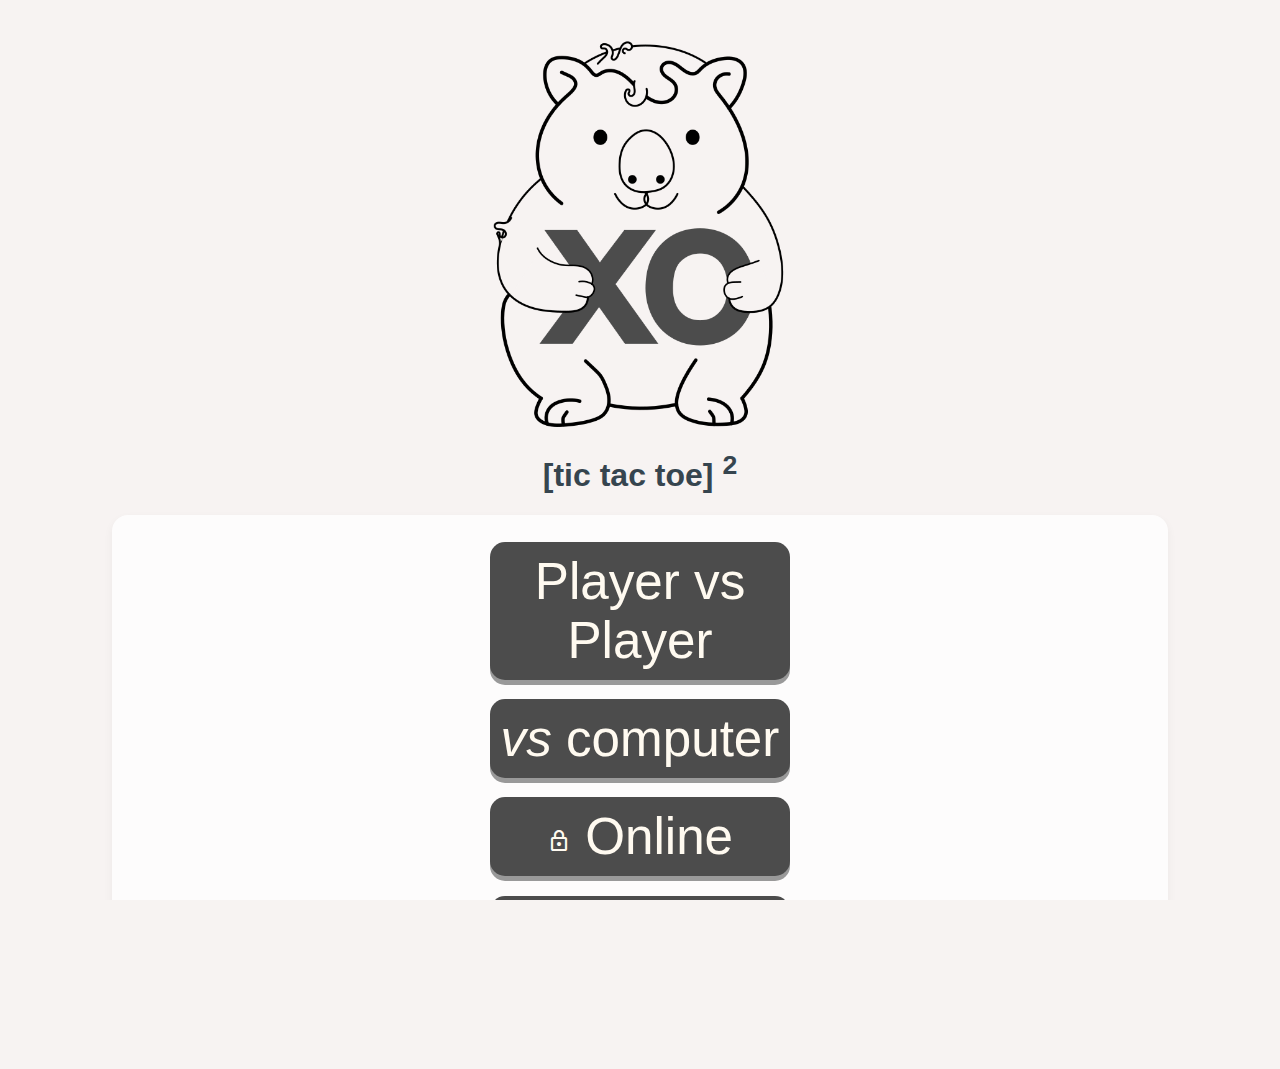
<file: index.html>
﻿<!DOCTYPE html>

<html lang="en">

<head>

    <link href="https://fonts.googleapis.com/css2?family=Anton&display=swap" rel="stylesheet">

    <link href="https://fonts.googleapis.com/css2?family=Material+Symbols+Outlined&text=helpundoarrow_backrefreshlock" rel="stylesheet">

    <link rel="manifest" href="manifest.json">

    <meta name="viewport" content="width=device-width, initial-scale=1, viewport-fit=cover">

    <meta name="theme-color" content="#000000">
    <meta charset="UTF-8">
    <meta name="viewport" content="width=device-width, initial-scale=1.0">
    <title> [tic tac toe]2 </title>
    <style>

        html, body {
            width: 100vw;
            height: 100vh;
            margin: 0;
            padding: 0;
            overflow: auto;
            background-color: #f7f3f2ff;
        }



        .container {
            background-color: #fdfcfcff;
            padding: 1rem;
            border-radius: 1rem;
            box-shadow: 0 4px 10px rgba(0, 0, 0, 0.05); /* Added subtle shadow */
            text-align: center;
            max-width: 95%;
            width: 400px;
            margin-bottom: 2%;
        }



        body {
            font-family: sans-serif;
            text-align: center;
        }

        .hidden {
            display: none;
        }

        .players {
            display: flex;
            justify-content: center;
            align-items: center;
            margin: 1em;
            position: relative;
            background: transparent;
            color: inherit;
        }

            .players span::selection {
                background: transparent;
                color: inherit;
            }


        #darkModeToggle {
            position: absolute;
            right: 0;
            top: 50%;
            transform: translateY(-50%);
        }


        .highlight {
            color: #9bbd9b;
            font-weight: bold;
        }

        body.dark-mode .highlight {
            color: #eee;
        }


        .board {
            display: grid;
            grid-template-columns: repeat(3, 1fr);
            gap: 5px;
            width: 90vmin;
            margin: auto;
        }

        .cell {
            position: relative;
            background: #eee;
            border: 2px solid #000;
            display: grid;
            grid-template-columns: repeat(3, 1fr);
            grid-template-rows: repeat(3, 1fr);
            aspect-ratio: 1;
        }

            .cell .winner-mark {
                position: absolute;
                top: 0;
                left: 0;
                width: 100%;
                height: 100%;
                display: flex;
                align-items: center;
                justify-content: center;
                font-size: 10vmin;
                color: rgba(0,0,0,0.2);
                pointer-events: none;
                font-size: 30vmin;
            }


        .subcell {
            border: 1px solid #999;
            display: flex;
            align-items: center;
            justify-content: center;
            cursor: pointer;
            font-size: 4vmin;
            width: 100%;
            height: 100%;
        }

        .active-subgrid {
            background: #cfc;
        }

        body.dark-mode .active-subgrid {
            box-shadow: 0 0 10px #999 inset;
        }



        .won {
            background: #ccc;
            pointer-events: none;
        }

        body.dark-mode {
            background-color: #111;
            color: #999;
        }

            body.dark-mode .cell {
                background-color: #222;
                border-color: #666;
            }

            body.dark-mode .subcell {
                border-color: #444;
            }

            body.dark-mode .highlight {
                color: #eee;
            }

            body.dark-mode .winner-mark {
                color: rgba(255, 255, 255, 0.2);
            }



        .switch {
            position: relative;
            display: inline-block;
            width: 50px;
            height: 24px;
            float: right;
        }


            .switch input {
                opacity: 0;
                width: 0;
                height: 0;
            }

        /* The slider */
        .slider {
            position: absolute;
            cursor: pointer;
            top: 0;
            left: 0;
            right: 0;
            bottom: 0;
            background-color: #ccc;
            transition: 0.4s;
        }

            /* Rounded slider */
            .slider.round {
                border-radius: 34px;
            }

                .slider.round:before {
                    position: absolute;
                    content: "☀";
                    height: 18px;
                    width: 18px;
                    left: 3px;
                    bottom: 3px;
                    background-color: white;
                    transition: 0.4s;
                    border-radius: 50%;
                    text-align: center;
                    line-height: 18px;
                    font-size: 12px;
                    color: black;
                }

        input:checked + .slider:before {
            transform: translateX(26px);
            content: "☾";
            color: black;
        }



        /* Checked state */
        input:checked + .slider {
            background-color: #2196F3;
        }

            input:checked + .slider:before {
                transform: translateX(26px);
            }

        #darkModeSwitch {
            position: absolute;
            top: 0.5rem; /* adjust as needed */
            right: 1rem;
            z-index: 10;
        }

        #setup > * {
            margin-bottom: 10px;
        }


        #menu_main {
            margin-bottom: 10%;
            margin-top: 10%;
            width: 80vw; /* 70% of the viewport width */

            display: block;
            max-width: 100%; /* don’t exceed the screen */
            margin: auto auto; /* center horizontally */
            align-items: center;
            align-content: center;
        }

            #menu_main > div {
                margin-bottom: 1.2rem; /* spacing between children */
                margin-top: 0.7rem; /* spacing between children */
                font-size: 100%;
            }

        .button {
            background-color: #4c4c4cff;
            color: floralwhite;
            border: none;
            width: 80%;
            max-width: 300px;
            font-size: 4vw;
            padding: 10px;
            text-align: center;
            border-radius: 7%;
            display: inline-block;
            outline: none;
            border: none;
            border-radius: 15px;
            box-shadow: 0 5px #999;
        }

            .button:active {
                background-color: #262626;
                box-shadow: 0 5px #666;
                transform: translateY(4px);
            }

            .button:hover {
                background-color: #262626
            }


        .button_unactive {
            background-color: #3b3b3b;
            color: white;
            width: 20%;
            max-width: 300px;
            font-size: 2vw;
            padding: 10px;
            text-align: center;
            border-radius: 5%;
            display: inline-block;
            outline: none;
            border: none;
            border-radius: 15px;
            box-shadow: 0 5px #999;
        }

            .button_unactive:active {
                background-color: #262626;
                box-shadow: 0 5px #666;
                transform: translateY(4px);
            }


        .material-symbols-outlined {
            text-align: center;
            vertical-align: middle;
            font-variation-settings: 'FILL' 0, 'wght' 400, 'GRAD' 0, 'opsz' 24
        }

        .instructions h1 {
            font-size: 2rem; /* or 32px */
        }

        .instructions h2 {
            font-size: 0.5rem; /* or 24px */
        }

        .winOverlay {
            display: none;
            position: absolute;
            top: 0;
            left: 0;
            width: 100%;
            height: 100%;
            pointer-events: none;
            z-index: 1000;
        }

        .centered-title {
            display: flex;
            align-items: center;
            justify-content: center;
            position: relative;
            font-size: 2rem; /* example size */
        }

        .arrow-icon {
            position: absolute;
            left: 5%;
            font-size: 2rem; /* same as h1 or adjust */
        }

        ,
        .title h1 {
            color: #36454F;
        }

        .title {
            /* This is the container for your title */


            align-items: center; /* This centers the items vertically */
            justify-content: center;
            margin-top: 1px;
            display: flex;
            /* Change the direction of the flex container to vertical */
            flex-direction: column;
        }

        .header-image {
            /* This is the class for your image */
            width: 25%; /* The image will take up 100% of its parent's width */
            margin-bottom: 1px;
        }
    </style>

    <script async src="https://pagead2.googlesyndication.com/pagead/js/adsbygoogle.js?client=ca-pub-6942325118241611"
            crossorigin="anonymous"></script>

</head>
<body>

    <div class="title">
        <img id="logoImage" class="header-image" src="images/logo.png" alt="wombatLogoXO">
        <h1 style="color: #36454F; "> [tic tac toe] <sup>2</sup> </h1>
        
    </div>

 

    

    <div id="menu_main" class="container">


        <div><button id="playLocalButton" class="button">Player vs Player </button></div>
        <div><button onclick="window.location.href='vs_computer.html';" id="playComputerButton" class="button"> <i>vs</i> computer </button></div>
        <div>
            <button onclick="window.location.href='vs_online_v00p02.html';" id="playOnlineButton" class="button">
                <span class="material-symbols-outlined">lock</span> Online
            </button>
        </div>
        <div>


            <button id="howToPlayButton" class="button"> <span class="material-symbols-outlined"> help </span> How to play</button>
        </div>

    </div>

    <div id="setup" class="hidden">
        <span onclick="window.location.href='index.html';" id="instruction_back" class="material-symbols-outlined arrow-icon">arrow_back</span>
        <h2>Player Names:</h2>
        <div><input type="text" id="player1" placeholder="Player 1 (X)"></div>
        <div><input type="text" id="player2" placeholder="Player 2 (O)"></div>
        <div><button id="playBtn" class="button">Play</button></div>
    </div>

    <div id="instructions" style="display:none">


        <h1 class="centered-title">
            <span id="instruction_back" class="material-symbols-outlined arrow-icon">arrow_back</span>
            How to play
        </h1>


        <img src="instructions/instructions1.png" alt="rules of placing an x or o">

        <h2 stle="font-size: 2rem;"> Where you play in the small square decides where your opponent has to play next. </h2>

        <img src="instructions/instructions2.png" alt="rules of placing an x or o">

        <h2> If you send your opponent to a square that is already won, they can play anywhere. </h2>

        <img src="instructions/instructions3.png" alt="rules of placing an x or o">

        <h2> Like traditional tic tac toe, get 3 symbols in a row of the outer squares to win!  </h2>


    </div>


    <div id="game" class="hidden">



        <div class="players">
            <span id="name1"></span> &nbsp;  (X)  &nbsp; &nbsp;  <i>vs</i> &nbsp;  &nbsp;  <span id="name2"></span>  &nbsp; (O)



        </div>
        <label class="switch" id="darkModeSwitch">
            <input type="checkbox" id="darkModeToggle">
            <span class="slider round"></span>
        </label>

        <div class="board" id="bigBoard"></div>

        <div id="winOverlay">
        </div>

        <div id="winMessage" style="display:none;">

            <h1 id="winMessageh1"> </h1>

            <button id="resetBtn" class="button">
                <span class="material-symbols-outlined">refresh</span> Rematch
            </button>

        </div>





    </div>

    <script>


        const height = window.innerHeight;
        document.documentElement.style.setProperty('--vh', `${height * 0.01}px`);

        const setupDiv = document.getElementById('setup');
        const gameDiv = document.getElementById('game');
        const playBtn = document.getElementById('playBtn');
        const name1Span = document.getElementById('name1');
        const name2Span = document.getElementById('name2');
        const bigBoardDiv = document.getElementById('bigBoard');
        const menu_mainDiv = document.getElementById('menu_main');
        const playLocalButton = document.getElementById('playLocalButton');
        const howToPlayButton = document.getElementById('howToPlayButton');
        const instructionsDiv = document.getElementById('instructions')
        const winmessage = document.getElementById('winMessageh1');
        const winmessageDIV = document.getElementById('winMessage');
        const instructionBack = document.getElementById('instruction_back');

        const imageElement = document.getElementById('logoImage');



        let players = [];
        let currentPlayer = 0; // 0 or 1
        let nextSubgrid = null; // [row, col] or null if any
        let bigBoardState = Array(3).fill(0).map(() => Array(3).fill(null)); // null / 'X' / 'O'
        let subBoardStates = Array(3).fill(0).map(() => Array(3).fill(0).map(() =>
            Array(3).fill(0).map(() => Array(3).fill(null))
        ));

        instructionBack.addEventListener('click', () => {

            

            imageElement.src = 'images/logo.png';
            imageElement.style.width = "25%";

            instructionsDiv.style.display = "none";
            menu_mainDiv.classList.remove('hidden');


        });

        howToPlayButton.addEventListener('click', () => {

            instructionsDiv.style.display = "block";

            // menu_mainDiv.classList.add('hidden');
            menu_mainDiv.style.display = "none";


        });

        playLocalButton.addEventListener('click', () => {


            imageElement.src = 'images/logo_vs.png';
            menu_mainDiv.classList.add('hidden');
            menu_mainDiv.style.display = "none";
            setupDiv.classList.remove('hidden');
            
            imageElement.style.width = "55%";

        });

        playBtn.addEventListener('click', () => {
            const p1 = document.getElementById('player1').value || "Player 1";
            const p2 = document.getElementById('player2').value || "Player 2";
            players = [p1, p2];
            currentPlayer = Math.floor(Math.random() * 2);

            setupDiv.classList.add('hidden');
            gameDiv.classList.remove('hidden');
            renderNames();
            createBoard();
            highlightNextSubgrid();
        });

        document.getElementById('resetBtn').addEventListener('click', () => {


            // Reset game state
            bigBoardState = Array(3).fill(0).map(() => Array(3).fill(null));
            subBoardStates = Array(3).fill(0).map(() => Array(3).fill(0).map(() =>
                Array(3).fill(0).map(() => Array(3).fill(null))
            ));
            nextSubgrid = null;
            currentPlayer = Math.floor(Math.random() * 2);

            // Reset UI
            bigBoardDiv.innerHTML = '';
            winmessage.innerHTML = '';
            document.getElementById('winOverlay').innerHTML = '';
            document.getElementById('winOverlay').style.display = 'none';

            winmessageDIV.style.display = 'none';

            // Re-render board and names
            renderNames();
            createBoard();
            highlightNextSubgrid();

            // Enable board interactions
            gameDiv.querySelectorAll('.subcell').forEach(sc => sc.style.pointerEvents = '');

            
        });

        function showWinAnimation(winner) {
            const overlay = document.getElementById('winOverlay');
            overlay.style.display = 'block';
            overlay.innerHTML = ''; // clear previous

            const columns = Math.floor(window.innerWidth / 20);

            for (let i = 0; i < columns; i++) {
                const col = document.createElement('div');
                col.style.position = 'absolute';
                col.style.left = `${i * 20}px`;
                col.style.top = `-${Math.random() * 500}px`;
                col.style.fontFamily = 'monospace';
                col.style.color = 'black';
                col.style.fontSize = '2rem';
                col.textContent = Math.random() > 0.5 ? 'X' : 'O';
                overlay.appendChild(col);

                animateDrop(col);
            }

            setTimeout(() => {
                overlay.style.display = 'none';
            }, 5000); // hide after 5 seconds
        }

        function animateDrop(element) {
            let top = parseFloat(element.style.top);
            const interval = setInterval(() => {
                top += 5;
                if (top > window.innerHeight) {
                    top = -50; // reset to top
                    element.textContent = Math.random() > 0.5 ? 'X' : 'O';
                }
                element.style.top = `${top}px`;
            }, 30);
        }


        const darkModeToggle = document.getElementById('darkModeToggle');

        darkModeToggle.addEventListener('change', () => {
            if (darkModeToggle.checked) {
                document.body.classList.add('dark-mode');
            } else {
                document.body.classList.remove('dark-mode');
            }
        });


        function renderNames() {
            name1Span.textContent = players[0];
            name2Span.textContent = players[1];
            if (currentPlayer === 0) {
                name1Span.classList.add('highlight');
                name2Span.classList.remove('highlight');
            } else {
                name2Span.classList.add('highlight');
                name1Span.classList.remove('highlight');
            }
        }

        function createBoard() {
            bigBoardDiv.innerHTML = '';
            for (let r = 0; r < 3; r++) {
                for (let c = 0; c < 3; c++) {
                    const cell = document.createElement('div');
                    cell.classList.add('cell');
                    cell.dataset.row = r;
                    cell.dataset.col = c;
                    for (let sr = 0; sr < 3; sr++) {
                        for (let sc = 0; sc < 3; sc++) {
                            const subcell = document.createElement('div');
                            subcell.classList.add('subcell');
                            subcell.dataset.bigRow = r;
                            subcell.dataset.bigCol = c;
                            subcell.dataset.subRow = sr;
                            subcell.dataset.subCol = sc;
                            subcell.addEventListener('click', handleMove);
                            cell.appendChild(subcell);
                        }
                    }
                    bigBoardDiv.appendChild(cell);
                }
            }
        }



        function handleMove(e) {
            const el = e.currentTarget;
            const br = +el.dataset.bigRow, bc = +el.dataset.bigCol;
            const sr = +el.dataset.subRow, sc = +el.dataset.subCol;

            if (bigBoardState[br][bc]) return; // already won
            if (subBoardStates[br][bc][sr][sc]) return; // already filled
            if (nextSubgrid && (nextSubgrid[0] !== br || nextSubgrid[1] !== bc)) return; // wrong grid

            const mark = currentPlayer === 0 ? 'X' : 'O';
            subBoardStates[br][bc][sr][sc] = mark;
            el.textContent = mark;

            // Check if subgrid is won
            if (checkWin(subBoardStates[br][bc], mark)) {

                bigBoardState[br][bc] = mark;
                const cell = findCell(br, bc);
                cell.classList.add('won');
                const overlay = document.createElement('div');
                overlay.classList.add('winner-mark');
                overlay.textContent = mark;
                cell.appendChild(overlay);


            }
            else if (isFullSubgrid(subBoardStates[br][bc])) {
                // Mark subgrid as drawn - block moves here
                bigBoardState[br][bc] = 'draw';  // or any sentinel value
                const cell = findCell(br, bc);
                cell.classList.add('won');  // same style for inactive
                const overlay = document.createElement('div');
                overlay.classList.add('winner-mark');
                overlay.textContent = '—'; // or something to indicate a draw
                cell.appendChild(overlay);
            }


            // Check if big grid is won
            if (checkWin(bigBoardState, mark)) {

                winmessageDIV.style.display = 'block';

                // alert(`${players[currentPlayer]} wins the game!`);
                showWinAnimation(players[currentPlayer]);

                winmessage.innerHTML = `${players[currentPlayer]} won!`

                gameDiv.querySelectorAll('.subcell').forEach(sc => sc.style.pointerEvents = 'none');
                return;
            }

            // check if draw
            if (isBoardFull(bigBoardState)) {

                winmessageDIV.style.display = 'block';
                showWinAnimation('draw');
                winmessage.innerHTML = `A bore draw!`;
                gameDiv.querySelectorAll('.subcell').forEach(sc => sc.style.pointerEvents = 'none');

                return;
            }

        
            // Determine next subgrid
            if (!bigBoardState[sr][sc]) {
                nextSubgrid = [sr, sc];
            } else {
                nextSubgrid = null;
            }

            currentPlayer = 1 - currentPlayer;
            renderNames();
            highlightNextSubgrid();
        }

        function isBoardFull(board) {
            for (let r = 0; r < 3; r++) {
                for (let c = 0; c < 3; c++) {
                    // If any cell is null, it's not full. 'X', 'O', or 'draw' means it's occupied.
                    if (board[r][c] === null) {
                        return false;
                    }
                }
            }
            return true;
        }

        function findCell(r, c) {
            return [...bigBoardDiv.children].find(el => +el.dataset.row === r && +el.dataset.col === c);
        }

        function highlightNextSubgrid() {
            [...bigBoardDiv.children].forEach(cell => {
                const r = +cell.dataset.row, c = +cell.dataset.col;
                cell.classList.remove('active-subgrid');
                if (!bigBoardState[r][c] &&
                    (!nextSubgrid || (nextSubgrid[0] === r && nextSubgrid[1] === c))) {
                    cell.classList.add('active-subgrid');
                }
            });
        }

        function checkWin(board, mark) {
            for (let i = 0; i < 3; i++) {
                if (board[i][0] === mark && board[i][1] === mark && board[i][2] === mark) return true;
                if (board[0][i] === mark && board[1][i] === mark && board[2][i] === mark) return true;
            }
            if (board[0][0] === mark && board[1][1] === mark && board[2][2] === mark) return true;
            if (board[0][2] === mark && board[1][1] === mark && board[2][0] === mark) return true;
            return false;
        }

        function isFullSubgrid(subgrid) {
            return subgrid.every(row => row.every(cell => cell !== null));
        }


    </script>

</body>
</html>
</file>
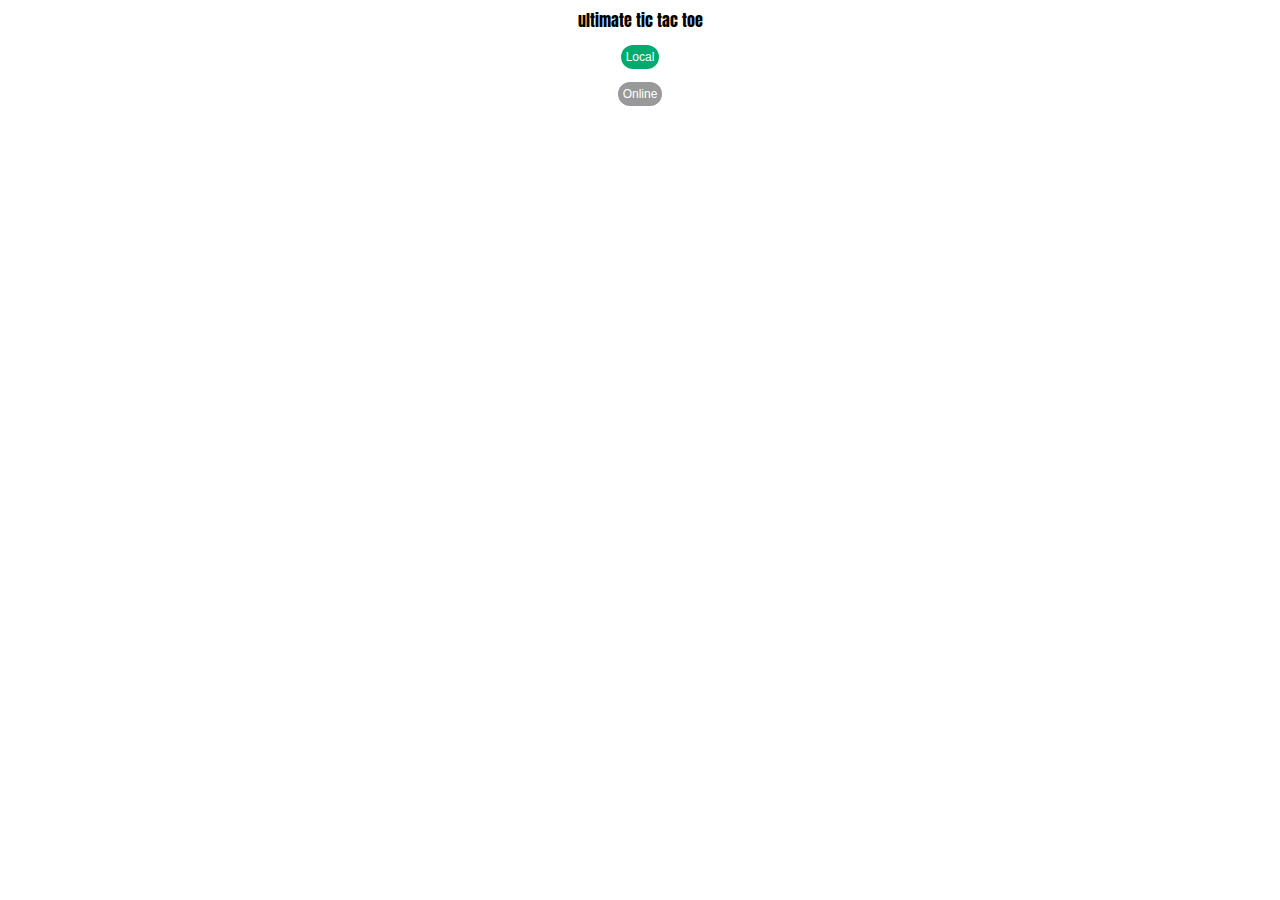
<file: main_local.html>
﻿<!DOCTYPE html>

<link href="https://fonts.googleapis.com/css2?family=Anton&display=swap" rel="stylesheet">
<link rel="manifest" href="/manifest.json">
<meta name="theme-color" content="#000000">

<html lang="en">

<head>
    <meta charset="UTF-8">
    <meta name="viewport" content="width=device-width, initial-scale=1.0">
    <title>Ultimate Tic Tac Toe</title>
    <style>
        body {
            font-family: sans-serif;
            text-align: center;
        }

        .hidden {
            display: none;
        }

        .players {
            display: flex;
            justify-content: center;
            align-items: center;
            margin: 1em;
            position: relative;
            background: transparent;
            color: inherit;
        }

            .players span::selection {
                background: transparent;
                color: inherit;
            }


        #darkModeToggle {
            position: absolute;
            right: 0;
            top: 50%;
            transform: translateY(-50%);
        }


        .highlight {
            color: #9bbd9b;
            font-weight: bold;
        }

        body.dark-mode .highlight {
            color: #eee;
        }


        .board {
            display: grid;
            grid-template-columns: repeat(3, 1fr);
            gap: 5px;
            width: 90vmin;
            margin: auto;
        }

        .cell {
            position: relative;
            background: #eee;
            border: 2px solid #000;
            display: grid;
            grid-template-columns: repeat(3, 1fr);
            grid-template-rows: repeat(3, 1fr);
            aspect-ratio: 1;
        }

            .cell .winner-mark {
                position: absolute;
                top: 0;
                left: 0;
                width: 100%;
                height: 100%;
                display: flex;
                align-items: center;
                justify-content: center;
                font-size: 10vmin;
                color: rgba(0,0,0,0.2);
                pointer-events: none;
                font-size: 30vmin;
            }


        .subcell {
            border: 1px solid #999;
            display: flex;
            align-items: center;
            justify-content: center;
            cursor: pointer;
            font-size: 4vmin;
            width: 100%;
            height: 100%;
        }

        .active-subgrid {
            background: #cfc;
        }

        body.dark-mode .active-subgrid {
            box-shadow: 0 0 10px #999 inset;
        }



        .won {
            background: #ccc;
            pointer-events: none;
        }

        body.dark-mode {
            background-color: #111;
            color: #999;
        }

            body.dark-mode .cell {
                background-color: #222;
                border-color: #666;
            }

            body.dark-mode .subcell {
                border-color: #444;
            }

            body.dark-mode .highlight {
                color: #eee;
            }

            body.dark-mode .winner-mark {
                color: rgba(255, 255, 255, 0.2);
            }

        .button {
            background-color: #04AA6D; /* Green */
            border: none;
            color: white;
            padding: 5px;
            text-align: center;
            font-size: 12px;
            border-radius: 12px;
        }

        .button_unactive {
            background-color: #999; /* Green */
            border: none;
            color: white;
            padding: 5px;
            text-align: center;
            font-size: 12px;
            border-radius: 12px;
        }

        .switch {
            position: relative;
            display: inline-block;
            width: 50px;
            height: 24px;
            float: right;
        }


            /* Hide default checkbox */
            .switch input {
                opacity: 0;
                width: 0;
                height: 0;
            }

        /* The slider */
        .slider {
            position: absolute;
            cursor: pointer;
            top: 0;
            left: 0;
            right: 0;
            bottom: 0;
            background-color: #ccc;
            transition: 0.4s;
        }

            /* Rounded slider */
            .slider.round {
                border-radius: 34px;
            }

                .slider.round:before {
                    position: absolute;
                    content: "☀";
                    height: 18px;
                    width: 18px;
                    left: 3px;
                    bottom: 3px;
                    background-color: white;
                    transition: 0.4s;
                    border-radius: 50%;
                    text-align: center;
                    line-height: 18px;
                    font-size: 12px;
                    color: black;
                }

        input:checked + .slider:before {
            transform: translateX(26px);
            content: "☾";
            color: black;
        }



        /* Checked state */
        input:checked + .slider {
            background-color: #2196F3;
        }

            input:checked + .slider:before {
                transform: translateX(26px);
            }

        #darkModeSwitch {
            position: absolute;
            top: 0.5rem; /* adjust as needed */
            right: 1rem;
            z-index: 10;
        }

        #setup > * {
            margin-bottom: 10px;
        }

        #menu_main > * {
            margin-bottom: 10px;
            font-family: 'Anton', sans-serif;
        }
    </style>
</head>
<body>

    <div id="menu_main">

        <div> ultimate tic tac toe </div>

        <div><button id="playLocalButton" class="button">Local</button></div>

        <div><button id="playOnlineButton" class="button_unactive">Online</button></div>

    </div>

    <div id="setup" class="hidden">
        <h2>Enter Player Names</h2>
        <div><input type="text" id="player1" placeholder="Player 1 (X)"></div>
        <div><input type="text" id="player2" placeholder="Player 2 (O)"></div>
        <div><button id="playBtn" class="button">Play</button></div>
    </div>


    <div id="game" class="hidden">
        <div class="players">
            <span id="name1"></span> &nbsp (X)  &nbsp vs &nbsp  <span id="name2"></span> &nbsp (O)



        </div>
        <label class="switch" id="darkModeSwitch">
            <input type="checkbox" id="darkModeToggle">
            <span class="slider round"></span>
        </label>

        <div class="board" id="bigBoard"></div>
    </div>

    <script>
        const setupDiv = document.getElementById('setup');
        const gameDiv = document.getElementById('game');
        const playBtn = document.getElementById('playBtn');
        const name1Span = document.getElementById('name1');
        const name2Span = document.getElementById('name2');
        const bigBoardDiv = document.getElementById('bigBoard');
        const menu_mainDiv = document.getElementById('menu_main');

        let players = [];
        let currentPlayer = 0; // 0 or 1
        let nextSubgrid = null; // [row, col] or null if any
        let bigBoardState = Array(3).fill(0).map(() => Array(3).fill(null)); // null / 'X' / 'O'
        let subBoardStates = Array(3).fill(0).map(() => Array(3).fill(0).map(() =>
            Array(3).fill(0).map(() => Array(3).fill(null))
        ));

        playLocalButton.addEventListener('click', () => {

            menu_mainDiv.classList.add('hidden');
            setupDiv.classList.remove('hidden');

        });

        playBtn.addEventListener('click', () => {
            const p1 = document.getElementById('player1').value || "Player 1";
            const p2 = document.getElementById('player2').value || "Player 2";
            players = [p1, p2];
            currentPlayer = Math.floor(Math.random() * 2);

            setupDiv.classList.add('hidden');
            gameDiv.classList.remove('hidden');
            renderNames();
            createBoard();
            highlightNextSubgrid();
        });


        const darkModeToggle = document.getElementById('darkModeToggle');

        darkModeToggle.addEventListener('change', () => {
            if (darkModeToggle.checked) {
                document.body.classList.add('dark-mode');
            } else {
                document.body.classList.remove('dark-mode');
            }
        });


        function renderNames() {
            name1Span.textContent = players[0];
            name2Span.textContent = players[1];
            if (currentPlayer === 0) {
                name1Span.classList.add('highlight');
                name2Span.classList.remove('highlight');
            } else {
                name2Span.classList.add('highlight');
                name1Span.classList.remove('highlight');
            }
        }

        function createBoard() {
            bigBoardDiv.innerHTML = '';
            for (let r = 0; r < 3; r++) {
                for (let c = 0; c < 3; c++) {
                    const cell = document.createElement('div');
                    cell.classList.add('cell');
                    cell.dataset.row = r;
                    cell.dataset.col = c;
                    for (let sr = 0; sr < 3; sr++) {
                        for (let sc = 0; sc < 3; sc++) {
                            const subcell = document.createElement('div');
                            subcell.classList.add('subcell');
                            subcell.dataset.bigRow = r;
                            subcell.dataset.bigCol = c;
                            subcell.dataset.subRow = sr;
                            subcell.dataset.subCol = sc;
                            subcell.addEventListener('click', handleMove);
                            cell.appendChild(subcell);
                        }
                    }
                    bigBoardDiv.appendChild(cell);
                }
            }
        }

        function handleMove(e) {
            const el = e.currentTarget;
            const br = +el.dataset.bigRow, bc = +el.dataset.bigCol;
            const sr = +el.dataset.subRow, sc = +el.dataset.subCol;

            if (bigBoardState[br][bc]) return; // already won
            if (subBoardStates[br][bc][sr][sc]) return; // already filled
            if (nextSubgrid && (nextSubgrid[0] !== br || nextSubgrid[1] !== bc)) return; // wrong grid

            const mark = currentPlayer === 0 ? 'X' : 'O';
            subBoardStates[br][bc][sr][sc] = mark;
            el.textContent = mark;

            // Check if subgrid is won
            if (checkWin(subBoardStates[br][bc], mark)) {

                bigBoardState[br][bc] = mark;
                const cell = findCell(br, bc);
                cell.classList.add('won');
                const overlay = document.createElement('div');
                overlay.classList.add('winner-mark');
                overlay.textContent = mark;
                cell.appendChild(overlay);


            }

            // Check if big grid is won
            if (checkWin(bigBoardState, mark)) {
                alert(`${players[currentPlayer]} wins the game!`);
                gameDiv.querySelectorAll('.subcell').forEach(sc => sc.style.pointerEvents = 'none');
                return;
            }

            // Determine next subgrid
            if (!bigBoardState[sr][sc]) {
                nextSubgrid = [sr, sc];
            } else {
                nextSubgrid = null;
            }

            currentPlayer = 1 - currentPlayer;
            renderNames();
            highlightNextSubgrid();
        }

        function findCell(r, c) {
            return [...bigBoardDiv.children].find(el => +el.dataset.row === r && +el.dataset.col === c);
        }

        function highlightNextSubgrid() {
            [...bigBoardDiv.children].forEach(cell => {
                const r = +cell.dataset.row, c = +cell.dataset.col;
                cell.classList.remove('active-subgrid');
                if (!bigBoardState[r][c] &&
                    (!nextSubgrid || (nextSubgrid[0] === r && nextSubgrid[1] === c))) {
                    cell.classList.add('active-subgrid');
                }
            });
        }

        function checkWin(board, mark) {
            for (let i = 0; i < 3; i++) {
                if (board[i][0] === mark && board[i][1] === mark && board[i][2] === mark) return true;
                if (board[0][i] === mark && board[1][i] === mark && board[2][i] === mark) return true;
            }
            if (board[0][0] === mark && board[1][1] === mark && board[2][2] === mark) return true;
            if (board[0][2] === mark && board[1][1] === mark && board[2][0] === mark) return true;
            return false;
        }
    </script>

</body>
</html>
</file>
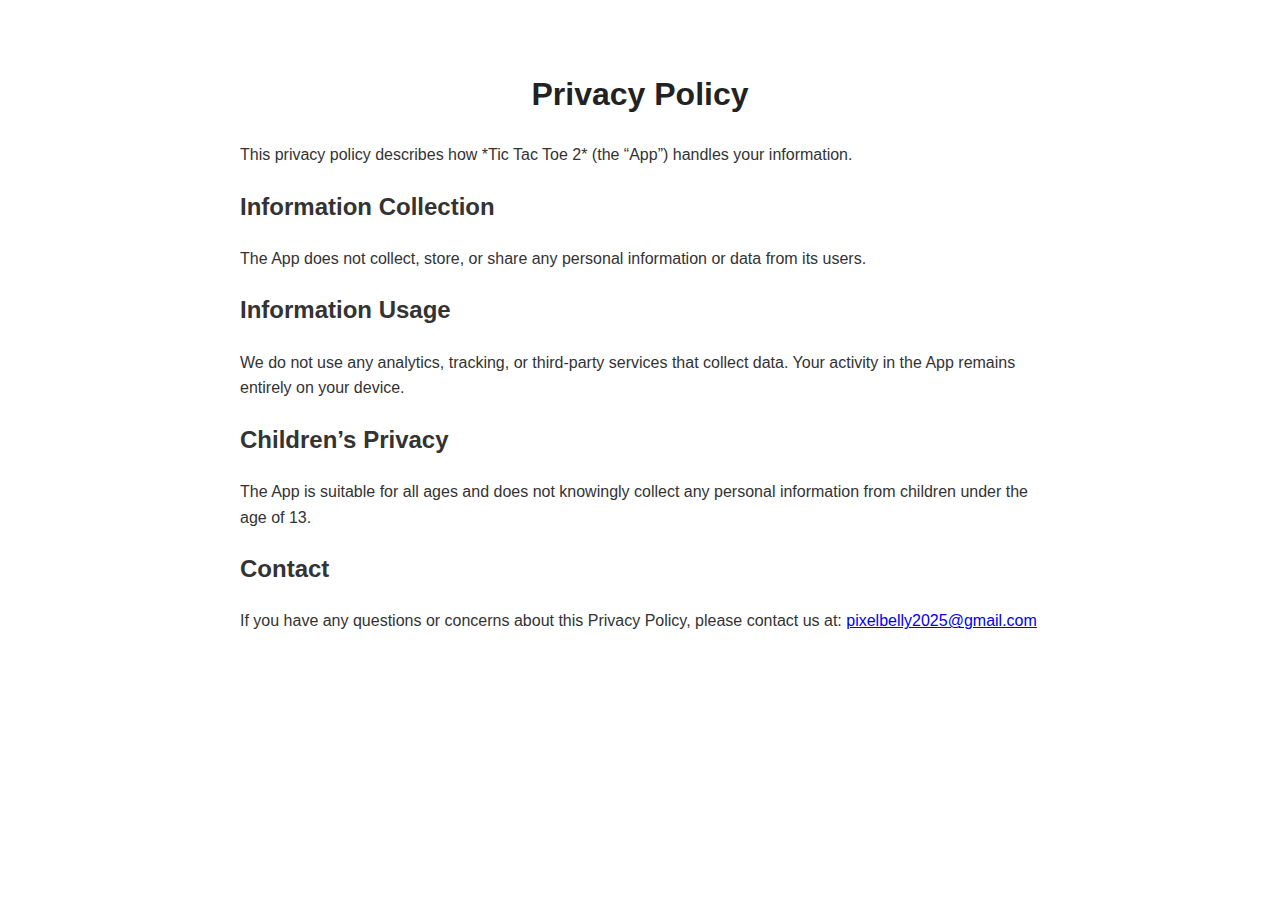
<file: privacy.html>
﻿<!DOCTYPE html>
<html lang="en">
<head>
    <meta charset="UTF-8">
    <meta name="viewport" content="width=device-width, initial-scale=1.0">
    <title>Privacy Policy</title>
    <style>
        body {
            font-family: Arial, sans-serif;
            max-width: 800px;
            margin: 2em auto;
            padding: 1em;
            line-height: 1.6;
            color: #333;
        }

        h1 {
            color: #222;
            text-align: center;
        }
    </style>
</head>
<body>

    <h1>Privacy Policy</h1>

    <p>
        This privacy policy describes how *Tic Tac Toe 2* (the “App”) handles your information.
    </p>

    <h2>Information Collection</h2>
    <p>
        The App does not collect, store, or share any personal information or data from its users.
    </p>

    <h2>Information Usage</h2>
    <p>
        We do not use any analytics, tracking, or third-party services that collect data. Your activity in the App remains entirely on your device.
    </p>

    <h2>Children’s Privacy</h2>
    <p>
        The App is suitable for all ages and does not knowingly collect any personal information from children under the age of 13.
    </p>

    <h2>Contact</h2>
    <p>
        If you have any questions or concerns about this Privacy Policy, please contact us at:
        <a href="mailto:youremail@example.com">pixelbelly2025@gmail.com</a>
    </p>

</body>
</html>
</file>
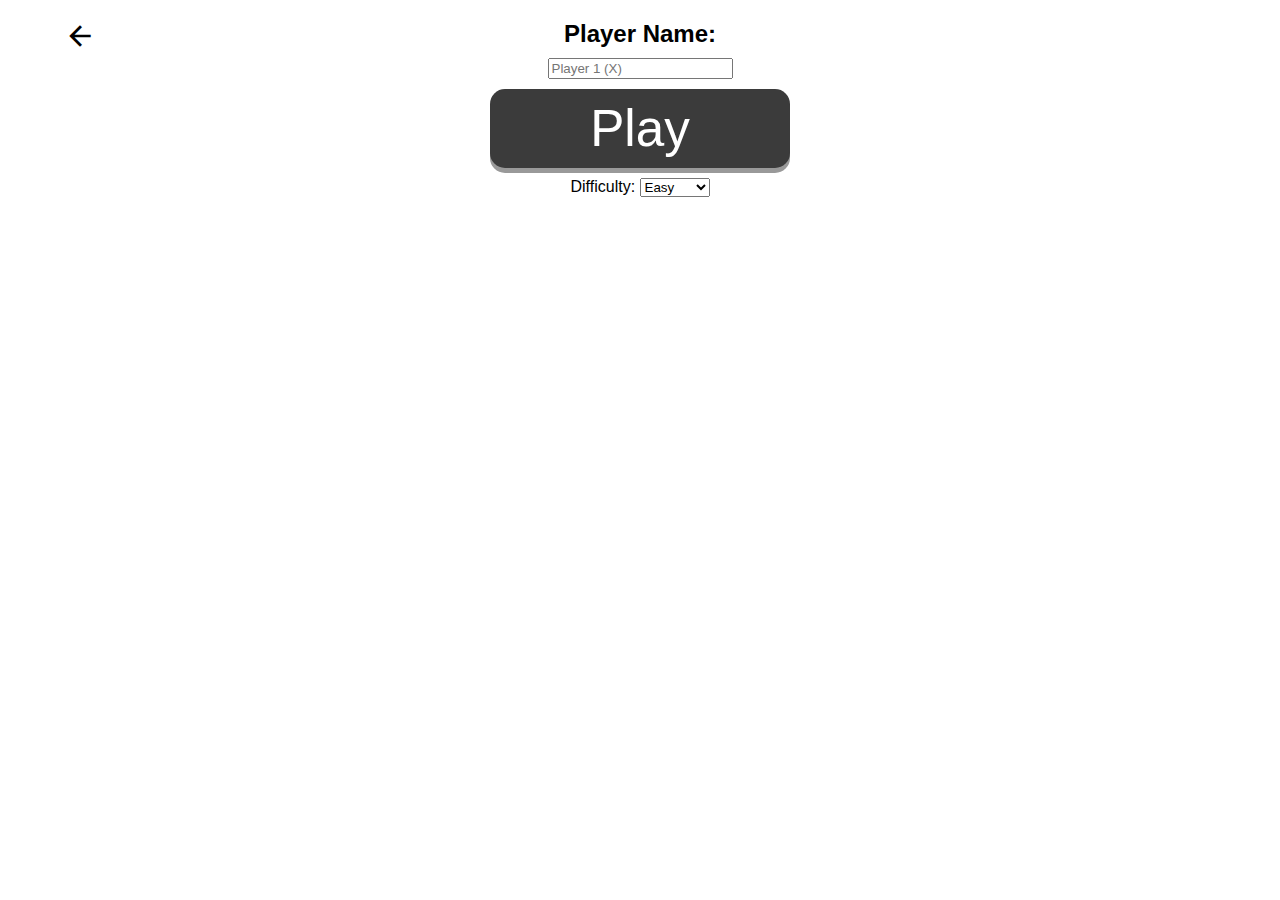
<file: vs_computer.html>
﻿<!DOCTYPE html>

<html lang="en">

<head>

    <link href="https://fonts.googleapis.com/css2?family=Anton&display=swap" rel="stylesheet">

    <link href="https://fonts.googleapis.com/css2?family=Material+Symbols+Outlined&text=helpundoarrow_back" rel="stylesheet">

    <link rel="manifest" href="manifest.json">

    <meta name="theme-color" content="#000000">
    <meta charset="UTF-8">
    <meta name="viewport" content="width=device-width, initial-scale=1.0">
    <title> [tic tac toe]2 </title>
    <style>

        html, body, .container {
            width: 100vw;
            height: 100vh;
            margin: 0;
            padding: 0;
            overflow: auto;
        }

        body {
            font-family: sans-serif;
            text-align: center;
        }

        .hidden {
            display: none;
        }

        .players {
            display: flex;
            justify-content: center;
            align-items: center;
            margin: 1em;
            position: relative;
            background: transparent;
            color: inherit;
        }

            .players span::selection {
                background: transparent;
                color: inherit;
            }


        #darkModeToggle {
            position: absolute;
            right: 0;
            top: 50%;
            transform: translateY(-50%);
        }


        .highlight {
            color: #9bbd9b;
            font-weight: bold;
        }

        body.dark-mode .highlight {
            color: #eee;
        }


        .board {
            display: grid;
            grid-template-columns: repeat(3, 1fr);
            gap: 5px;
            width: 90vmin;
            margin: auto;
        }

        .cell {
            position: relative;
            background: #eee;
            border: 2px solid #000;
            display: grid;
            grid-template-columns: repeat(3, 1fr);
            grid-template-rows: repeat(3, 1fr);
            aspect-ratio: 1;
        }

            .cell .winner-mark {
                position: absolute;
                top: 0;
                left: 0;
                width: 100%;
                height: 100%;
                display: flex;
                align-items: center;
                justify-content: center;
                font-size: 10vmin;
                color: rgba(0,0,0,0.2);
                pointer-events: none;
                font-size: 30vmin;
            }


        .subcell {
            border: 1px solid #999;
            display: flex;
            align-items: center;
            justify-content: center;
            cursor: pointer;
            font-size: 4vmin;
            width: 100%;
            height: 100%;
        }

        .active-subgrid {
            background: #cfc;
        }

        body.dark-mode .active-subgrid {
            box-shadow: 0 0 10px #999 inset;
        }



        .won {
            background: #ccc;
            pointer-events: none;
        }

        body.dark-mode {
            background-color: #111;
            color: #999;
        }

            body.dark-mode .cell {
                background-color: #222;
                border-color: #666;
            }

            body.dark-mode .subcell {
                border-color: #444;
            }

            body.dark-mode .highlight {
                color: #eee;
            }

            body.dark-mode .winner-mark {
                color: rgba(255, 255, 255, 0.2);
            }



        .switch {
            position: relative;
            display: inline-block;
            width: 50px;
            height: 24px;
            float: right;
        }


            .switch input {
                opacity: 0;
                width: 0;
                height: 0;
            }

        /* The slider */
        .slider {
            position: absolute;
            cursor: pointer;
            top: 0;
            left: 0;
            right: 0;
            bottom: 0;
            background-color: #ccc;
            transition: 0.4s;
        }

            /* Rounded slider */
            .slider.round {
                border-radius: 34px;
            }

                .slider.round:before {
                    position: absolute;
                    content: "☀";
                    height: 18px;
                    width: 18px;
                    left: 3px;
                    bottom: 3px;
                    background-color: white;
                    transition: 0.4s;
                    border-radius: 50%;
                    text-align: center;
                    line-height: 18px;
                    font-size: 12px;
                    color: black;
                }

        input:checked + .slider:before {
            transform: translateX(26px);
            content: "☾";
            color: black;
        }



        /* Checked state */
        input:checked + .slider {
            background-color: #2196F3;
        }

            input:checked + .slider:before {
                transform: translateX(26px);
            }

        #darkModeSwitch {
            position: absolute;
            top: 0.5rem; /* adjust as needed */
            right: 1rem;
            z-index: 10;
        }

        #setup > * {
            margin-bottom: 10px;
        }


        #menu_main {
            margin-bottom: 10px;
            width: 100vw; /* 70% of the viewport width */
            max-width: 100%; /* don’t exceed the screen */
            margin: 0 auto; /* center horizontally */
            box-sizing: border-box; /* include padding/border in width */
            padding: 4rem; /* some inner space */
        }

            #menu_main > div {
                margin-bottom: 1rem; /* spacing between children */
                font-size: 100%;
            }

        .button {
            background-color: #3b3b3b;
            color: white;
            border: none;
            width: 40%;
            max-width: 300px;
            font-size: 4vw;
            padding: 10px;
            text-align: center;
            border-radius: 5%;
            display: inline-block;
            outline: none;
            border: none;
            border-radius: 15px;
            box-shadow: 0 5px #999;
        }

        .button:active {
            background-color: #262626;
            box-shadow: 0 5px #666;
            transform: translateY(4px);
        }

        .button:hover {
            background-color: #262626
        }


        .button_unactive {
            background-color: #3b3b3b;
            color: white;
            width: 20%;
            max-width: 300px;
            font-size: 2vw;
            padding: 10px;
            text-align: center;
            border-radius: 5%;
            display: inline-block;
            outline: none;
            border: none;
            border-radius: 15px;
            box-shadow: 0 5px #999;
        }

        .button_unactive:active {
            background-color: #262626;
            box-shadow: 0 5px #666;
            transform: translateY(4px);
        }


        .material-symbols-outlined {
            display: block;
            text-align: center;
            vertical-align: middle;
            font-variation-settings: 'FILL' 0, 'wght' 400, 'GRAD' 0, 'opsz' 24
        }

        .instructions h1 {
            font-size: 2rem; /* or 32px */
        }

        .instructions h2 {
            font-size: 0.5rem; /* or 24px */
        }

        .winOverlay {
            display: none;
            position: absolute;
            top: 0;
            left: 0;
            width: 100%;
            height: 100%;
            pointer-events: none;
            z-index: 1000;
        }

        .centered-title {
            display: flex;
            align-items: center;
            justify-content: center;
            position: relative;
            font-size: 2rem; /* example size */
        }

        .arrow-icon {
            position: absolute;
            left: 5%;
            font-size: 2rem; /* same as h1 or adjust */
        }


    </style>
</head>
<body>



    <div id="setup">

        <span onclick="window.location.href='index.html';" id="instruction_back" class="material-symbols-outlined arrow-icon">arrow_back</span>
        

        <h2>Player Name:</h2>
        <div><input type="text" id="player1" placeholder="Player 1 (X)"></div>

        <div><button id="playBtn" class="button">Play</button></div>

        <div>
            <label for="difficulty">Difficulty:</label>
            <select id="difficulty">

                <option value="easy">Easy</option>
                <option value="medium">Medium</option>
                <option value="hard">Hard</option>

            </select>
        </div>

    </div>

    <div id="game" class="hidden">



        <div class="players">
            <span id="name1"></span> &nbsp;  (X)  &nbsp; &nbsp;  <i>vs</i> &nbsp;  &nbsp;  <span id="name2"></span>  &nbsp; (O)
        </div>

        <label class="switch" id="darkModeSwitch">
            <input type="checkbox" id="darkModeToggle">
            <span class="slider round"></span>
        </label>

        <div class="board" id="bigBoard"></div>

        <div id="winOverlay">
        </div>

        <div id="winMessage">

            <h1 id="winMessageh1"> </h1>

        </div>





    </div>

    <script>

        const setupDiv = document.getElementById('setup');
        const gameDiv = document.getElementById('game');
        const playBtn = document.getElementById('playBtn');
        const name1Span = document.getElementById('name1');
        const name2Span = document.getElementById('name2');
        const bigBoardDiv = document.getElementById('bigBoard');
        const winmessage = document.getElementById('winMessageh1')
        const instructionBack = document.getElementById('instruction_back')

        let players = [];
        let currentPlayer = 0; // 0 or 1
        let nextSubgrid = null; // [row, col] or null if any
        let bigBoardState = Array(3).fill(0).map(() => Array(3).fill(null)); // null / 'X' / 'O'
        let subBoardStates = Array(3).fill(0).map(() => Array(3).fill(0).map(() =>
            Array(3).fill(0).map(() => Array(3).fill(null))
        ));

        let difficulty = 'easy'; // default





        playBtn.addEventListener('click', () => {
            const p1 = document.getElementById('player1').value || "Player 1";
            const p2 = "Computer";
            players = [p1, p2];
            currentPlayer = Math.floor(Math.random() * 2);

            difficulty = document.getElementById('difficulty').value;

            gameDiv.classList.remove('hidden');
            setup.classList.add('hidden');
            renderNames();
            createBoard();
            highlightNextSubgrid();

            if (currentPlayer === 1) {
                setTimeout(botMove, 3); 
            }
        });



        function showWinAnimation(winner) {
            const overlay = document.getElementById('winOverlay');
            overlay.style.display = 'block';
            overlay.innerHTML = ''; // clear previous

            const columns = Math.floor(window.innerWidth / 20);

            for (let i = 0; i < columns; i++) {
                const col = document.createElement('div');
                col.style.position = 'absolute';
                col.style.left = `${i * 20}px`;
                col.style.top = `-${Math.random() * 500}px`;
                col.style.fontFamily = 'monospace';
                col.style.color = 'black';
                col.style.fontSize = '2rem';
                col.textContent = Math.random() > 0.5 ? 'X' : 'O';
                overlay.appendChild(col);

                animateDrop(col);
            }

            setTimeout(() => {
                overlay.style.display = 'none';
            }, 5000); // hide after 5 seconds
        }

        function animateDrop(element) {
            let top = parseFloat(element.style.top);
            const interval = setInterval(() => {
                top += 5;
                if (top > window.innerHeight) {
                    top = -50; // reset to top
                    element.textContent = Math.random() > 0.5 ? 'X' : 'O';
                }
                element.style.top = `${top}px`;
            }, 30);
        }


        const darkModeToggle = document.getElementById('darkModeToggle');

        darkModeToggle.addEventListener('change', () => {
            if (darkModeToggle.checked) {
                document.body.classList.add('dark-mode');
            } else {
                document.body.classList.remove('dark-mode');
            }
        });


        function renderNames() {
            name1Span.textContent = players[0];
            name2Span.textContent = players[1];
            if (currentPlayer === 0) {
                name1Span.classList.add('highlight');
                name2Span.classList.remove('highlight');
            } else {
                name2Span.classList.add('highlight');
                name1Span.classList.remove('highlight');
            }
        }

        function createBoard() {
            bigBoardDiv.innerHTML = '';
            for (let r = 0; r < 3; r++) {
                for (let c = 0; c < 3; c++) {
                    const cell = document.createElement('div');
                    cell.classList.add('cell');
                    cell.dataset.row = r;
                    cell.dataset.col = c;
                    for (let sr = 0; sr < 3; sr++) {
                        for (let sc = 0; sc < 3; sc++) {
                            const subcell = document.createElement('div');
                            subcell.classList.add('subcell');
                            subcell.dataset.bigRow = r;
                            subcell.dataset.bigCol = c;
                            subcell.dataset.subRow = sr;
                            subcell.dataset.subCol = sc;
                            subcell.addEventListener('click', handleMove);
                            cell.appendChild(subcell);
                        }
                    }
                    bigBoardDiv.appendChild(cell);
                }
            }
        }

        function handleMove(e) {


            const el = e.currentTarget;
            const br = +el.dataset.bigRow, bc = +el.dataset.bigCol;
            const sr = +el.dataset.subRow, sc = +el.dataset.subCol;

            if (bigBoardState[br][bc]) return; // already won

            if (subBoardStates[br][bc][sr][sc]) return; // already filled
            if (nextSubgrid && (nextSubgrid[0] !== br || nextSubgrid[1] !== bc)) return; // wrong grid

            const mark = currentPlayer === 0 ? 'X' : 'O';
            subBoardStates[br][bc][sr][sc] = mark;
            el.textContent = mark;

            // Check if subgrid is won
            if (checkWin(subBoardStates[br][bc], mark)) {

                bigBoardState[br][bc] = mark;
                const cell = findCell(br, bc);
                cell.classList.add('won');
                const overlay = document.createElement('div');
                overlay.classList.add('winner-mark');
                overlay.textContent = mark;
                cell.appendChild(overlay);


            }
            else if (isFullSubgrid(subBoardStates[br][bc])) {
                // Mark subgrid as drawn - block moves here
                bigBoardState[br][bc] = 'draw';  // or any sentinel value
                const cell = findCell(br, bc);
                cell.classList.add('won');  // same style for inactive
                const overlay = document.createElement('div');
                overlay.classList.add('winner-mark');
                overlay.textContent = '—'; // or something to indicate a draw
                cell.appendChild(overlay);
            }


            if (checkWin(bigBoardState, mark)) {
                showWinAnimation(players[currentPlayer]);
                winmessage.innerHTML = `${players[currentPlayer]} won!`;
                gameDiv.querySelectorAll('.subcell').forEach(sc => sc.style.pointerEvents = 'none');
                return;
            }


            // Determine next subgrid
            if (!bigBoardState[sr][sc]) {
                nextSubgrid = [sr, sc];
            } else {
                nextSubgrid = null; // allow any free subgrid if targeted one is blocked
            }


            currentPlayer = 1 - currentPlayer;
            renderNames();
            highlightNextSubgrid();

            if (currentPlayer === 1) {
                setTimeout(botMove, 100); // small delay to simulate thinking
            }

        }

        function findCell(r, c) {
            return [...bigBoardDiv.children].find(el => +el.dataset.row === r && +el.dataset.col === c);
        }

        function highlightNextSubgrid() {
            [...bigBoardDiv.children].forEach(cell => {
                const r = +cell.dataset.row, c = +cell.dataset.col;
                cell.classList.remove('active-subgrid');
                if (!bigBoardState[r][c] &&
                    (!nextSubgrid || (nextSubgrid[0] === r && nextSubgrid[1] === c))) {
                    cell.classList.add('active-subgrid');
                }
            });
        }

        function checkWin(board, mark) {
            for (let i = 0; i < 3; i++) {
                if (board[i][0] === mark && board[i][1] === mark && board[i][2] === mark) return true;
                if (board[0][i] === mark && board[1][i] === mark && board[2][i] === mark) return true;
            }
            if (board[0][0] === mark && board[1][1] === mark && board[2][2] === mark) return true;
            if (board[0][2] === mark && board[1][1] === mark && board[2][0] === mark) return true;
            return false;
        }

        function isFullSubgrid(subgrid) {
            return subgrid.every(row => row.every(cell => cell !== null));
        }


        function botMove() {
            let moves = [];

            
            for (let br = 0; br < 3; br++) {
                for (let bc = 0; bc < 3; bc++) {
                    if (bigBoardState[br][bc]) continue;
                    if (nextSubgrid && (nextSubgrid[0] !== br || nextSubgrid[1] !== bc)) continue;
                    for (let sr = 0; sr < 3; sr++) {
                        for (let sc = 0; sc < 3; sc++) {
                            if (!subBoardStates[br][bc][sr][sc]) {
                                moves.push({ br, bc, sr, sc });
                            }
                        }
                    }
                }
            }

            if (moves.length === 0) return;

            let choice;

            if (difficulty === 'easy') {
                choice = moves[Math.floor(Math.random() * moves.length)];
            } else if (difficulty === 'medium') {
                choice = findBestMoveMedium(moves) || moves[Math.floor(Math.random() * moves.length)];
            } else if (difficulty === 'hard') {
                choice = findBestMoveHard(moves) || moves[Math.floor(Math.random() * moves.length)];
            }


            if (!choice) return;

            const cell = [...bigBoardDiv.children].find(el =>
                +el.dataset.row === choice.br && +el.dataset.col === choice.bc
            );
            const subcell = [...cell.children].find(el =>
                +el.dataset.subRow === choice.sr && +el.dataset.subCol === choice.sc
            );

            subcell.click();
        }

        function findBestMoveMedium(moves) {
            const myMark = currentPlayer === 1 ? 'O' : 'X';
            const opponentMark = currentPlayer === 1 ? 'X' : 'O';

            for (let mark of [myMark, opponentMark]) {
                for (let move of moves) {
                    const { br, bc, sr, sc } = move;
                    const subgrid = subBoardStates[br][bc].map(row => [...row]);
                    subgrid[sr][sc] = mark;

                    if (checkWin(subgrid, mark)) {
                        return move;
                    }
                }
            }

            return null;
        }

        function findBestMoveHard(moves) {
            const mark = currentPlayer === 1 ? 'O' : 'X';
            const opponent = currentPlayer === 1 ? 'X' : 'O';

            let bestScore = -Infinity;
            let bestMove = null;

            for (let move of moves) {
                const { br, bc, sr, sc } = move;

                // Clone the current subgrid
                const clone = subBoardStates[br][bc].map(row => [...row]);
                clone[sr][sc] = mark;

                const score = minimax(clone, 0, false, mark, opponent);

                if (score > bestScore) {
                    bestScore = score;
                    bestMove = move;
                }
            }

            return bestMove;
        }

        function minimax(board, depth, isMaximizing, aiMark, humanMark) {
            if (checkWin(board, aiMark)) return 10 - depth;
            if (checkWin(board, humanMark)) return depth - 10;
            if (isFull(board)) return 0;

            let best = isMaximizing ? -Infinity : Infinity;

            for (let r = 0; r < 3; r++) {
                for (let c = 0; c < 3; c++) {
                    if (!board[r][c]) {
                        board[r][c] = isMaximizing ? aiMark : humanMark;
                        const score = minimax(board, depth + 1, !isMaximizing, aiMark, humanMark);
                        board[r][c] = null;
                        best = isMaximizing ? Math.max(best, score) : Math.min(best, score);
                    }
                }
            }

            return best;
        }

        function isFull(board) {
            return board.every(row => row.every(cell => cell));
        }


    </script>

</body>
</html>
</file>
